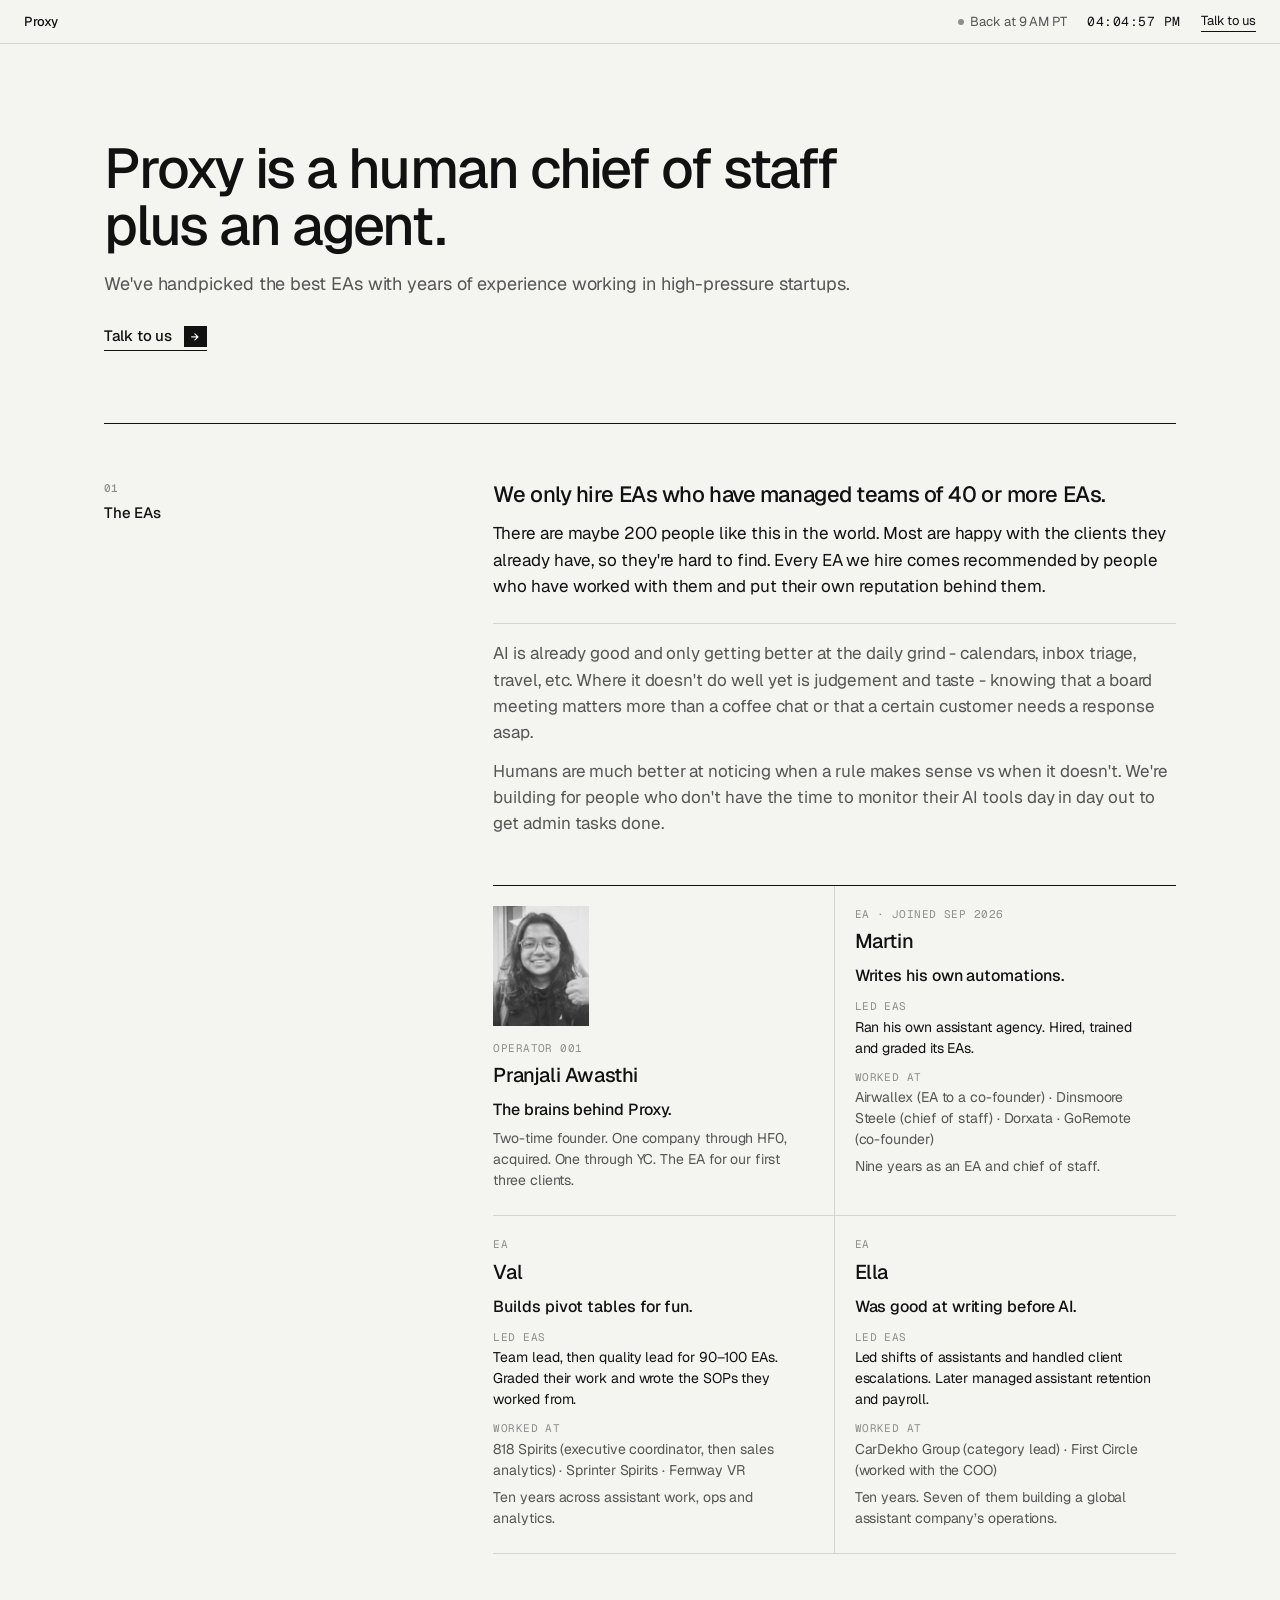
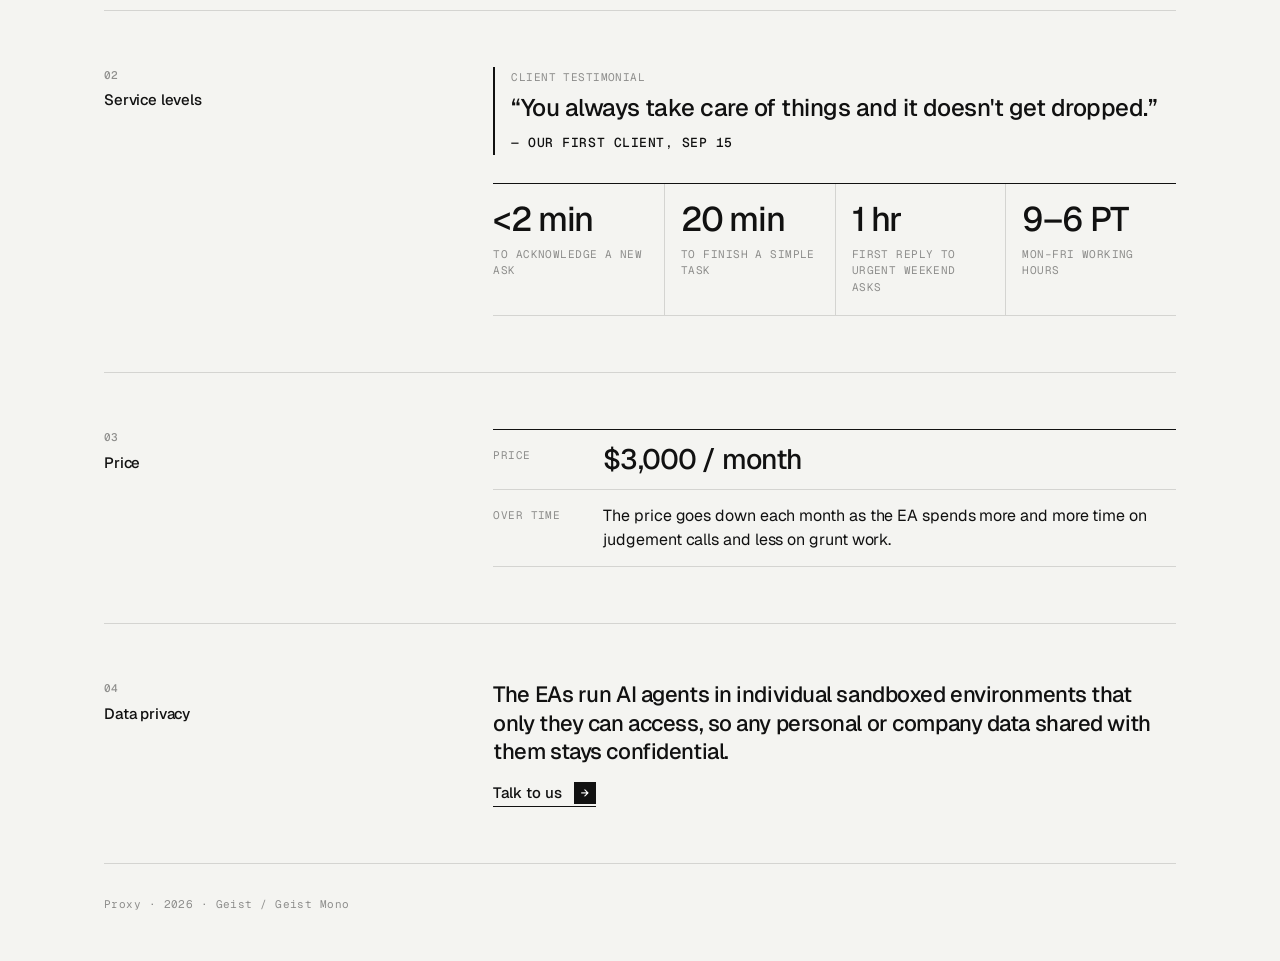
<file: index.html>
<!doctype html>
<html lang="en">
<head>
<meta charset="utf-8">
<meta name="viewport" content="width=device-width, initial-scale=1">
<title>Proxy</title>
<meta name="description" content="Proxy is a human chief of staff plus an agent.">
<link rel="preconnect" href="https://fonts.googleapis.com">
<link rel="preconnect" href="https://fonts.gstatic.com" crossorigin>
<link href="https://fonts.googleapis.com/css2?family=Geist:wght@400;500&family=Geist+Mono:wght@400;500&display=swap" rel="stylesheet">
<link rel="stylesheet" href="site.css?v=9">
</head>
<body>

<header class="bar">
  <a href="#top" class="wordmark">Proxy</a>
  <div class="bar-r">
    <span class="status" id="status"><i class="dot"></i><span id="status-text">EA online</span></span>
    <span id="clock" class="mono">00:00:00</span>
    <a href="mailto:pranjali@sabi.com?subject=Proxy" class="bar-cta">Talk to us</a>
  </div>
</header>

<main id="top">

  <section class="hero">
    <div class="hero-text">
      <h1>Proxy is a human chief of staff plus an agent.</h1>
      <p class="sub">We've handpicked the best EAs with years of experience working in high-pressure startups.</p>
      <a href="mailto:pranjali@sabi.com?subject=Proxy" class="cta">Talk to us <span class="arrow mono">→</span></a>
    </div>
  </section>

  <section class="q">
    <h2 class="q-label"><span class="mono">01</span>The EAs</h2>
    <div class="q-body">
      <div class="bar-hire">
        <p class="big">We only hire EAs who have managed teams of 40 or more EAs.</p>
        <p>There are maybe 200 people like this in the world. Most are happy with the clients they already have, so they're hard to find. Every EA we hire comes recommended by people who have worked with them and put their own reputation behind them.</p>
      </div>
      <div class="why">
        <p>AI is already good and only getting better at the daily grind - calendars, inbox triage, travel, etc. Where it doesn't do well yet is judgement and taste - knowing that a board meeting matters more than a coffee chat or that a certain customer needs a response asap.</p>
        <p>Humans are much better at noticing when a rule makes sense vs when it doesn't. We're building for people who don't have the time to monitor their AI tools day in day out to get admin tasks done.</p>
      </div>
      <div class="people">
        <article class="person">
          <img src="assets/operator.jpg?v=3" alt="Pranjali Awasthi" width="240" height="300">
          <p class="meta mono">Operator 001</p>
          <h3>Pranjali Awasthi</h3>
          <p class="power">The brains behind Proxy.</p>
          <p class="line">Two-time founder. One company through HF0, acquired. One through YC. The EA for our first three clients.</p>
        </article>
        <article class="person">
          <p class="meta mono">EA · joined Sep 2026</p>
          <h3>Martin</h3>
          <p class="power">Writes his own automations.</p>
          <p class="led"><span class="mono">Led EAs</span>Ran his own assistant agency. Hired, trained and graded its EAs.</p>
          <p class="worked"><span class="mono">Worked at</span>Airwallex (EA to a co-founder) · Dinsmoore Steele (chief of staff) · Dorxata · GoRemote (co-founder)</p>
          <p class="line">Nine years as an EA and chief of staff.</p>
        </article>
        <article class="person">
          <p class="meta mono">EA</p>
          <h3>Val</h3>
          <p class="power">Builds pivot tables for fun.</p>
          <p class="led"><span class="mono">Led EAs</span>Team lead, then quality lead for 90–100 EAs. Graded their work and wrote the SOPs they worked from.</p>
          <p class="worked"><span class="mono">Worked at</span>818 Spirits (executive coordinator, then sales analytics) · Sprinter Spirits · Fernway VR</p>
          <p class="line">Ten years across assistant work, ops and analytics.</p>
        </article>
        <article class="person">
          <p class="meta mono">EA</p>
          <h3>Ella</h3>
          <p class="power">Was good at writing before AI.</p>
          <p class="led"><span class="mono">Led EAs</span>Led shifts of assistants and handled client escalations. Later managed assistant retention and payroll.</p>
          <p class="worked"><span class="mono">Worked at</span>CarDekho Group (category lead) · First Circle (worked with the COO)</p>
          <p class="line">Ten years. Seven of them building a global assistant company’s operations.</p>
        </article>
      </div>
    </div>
  </section>

  <section class="q">
    <h2 class="q-label"><span class="mono">02</span>Service levels</h2>
    <div class="q-body">
      <blockquote class="testimonial">
        <span class="tag mono">Client testimonial</span>
        <p>“You always take care of things and it doesn't get dropped.”</p>
        <cite class="mono">— Our first client, Sep 15</cite>
      </blockquote>
      <div class="sla">
        <div><p class="sla-n">&lt;2 min</p><p class="sla-l mono">To acknowledge a new ask</p></div>
        <div><p class="sla-n">20 min</p><p class="sla-l mono">To finish a simple task</p></div>
        <div><p class="sla-n">1 hr</p><p class="sla-l mono">First reply to urgent weekend asks</p></div>
        <div><p class="sla-n">9–6 PT</p><p class="sla-l mono">Mon–Fri working hours</p></div>
      </div>
    </div>
  </section>

  <section class="q">
    <h2 class="q-label"><span class="mono">03</span>Price</h2>
    <div class="q-body">
      <dl class="terms">
        <dt class="mono">Price</dt><dd class="price">$3,000 / month</dd>
        <dt class="mono">Over time</dt><dd>The price goes down each month as the EA spends more and more time on judgement calls and less on grunt work.</dd>
      </dl>
    </div>
  </section>

  <section class="q">
    <h2 class="q-label"><span class="mono">04</span>Data privacy</h2>
    <div class="q-body">
      <p class="big">The EAs run AI agents in individual sandboxed environments that only they can access, so any personal or company data shared with them stays confidential.</p>
      <a href="mailto:pranjali@sabi.com?subject=Proxy" class="cta">Talk to us <span class="arrow mono">→</span></a>
    </div>
  </section>

</main>

<footer class="colophon mono">Proxy · 2026 · Geist / Geist Mono</footer>

<script src="site.js?v=4"></script>
</body>
</html>
</file>
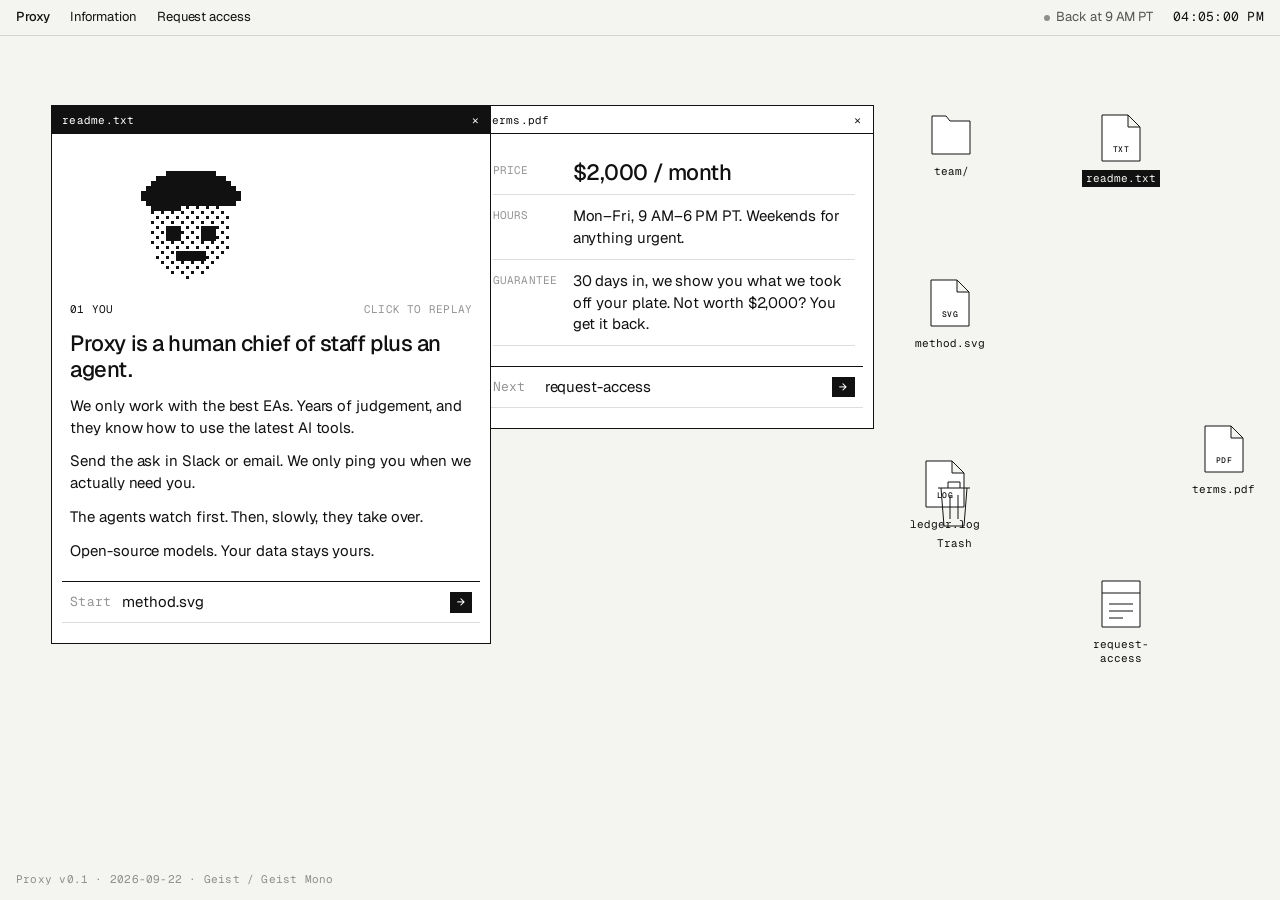
<file: archive/desktop/index.html>
<!doctype html>
<html lang="en">
<head>
<meta charset="utf-8">
<meta name="viewport" content="width=device-width, initial-scale=1">
<title>Proxy</title>
<meta name="description" content="Proxy is a human chief of staff plus an agent.">
<link rel="preconnect" href="https://fonts.googleapis.com">
<link rel="preconnect" href="https://fonts.gstatic.com" crossorigin>
<link href="https://fonts.googleapis.com/css2?family=Geist:wght@400;500&family=Geist+Mono:wght@400;500&display=swap" rel="stylesheet">
<link rel="stylesheet" href="styles.css?v=1790466458">
</head>
<body>

<header class="bar">
  <div class="bar-l">
    <a href="#" class="wordmark" data-open="readme">Proxy</a>
    <a href="#" data-open="readme">Information</a>
    <a href="#" data-open="access">Request access</a>
  </div>
  <div class="bar-r">
    <span class="status" id="status"><i class="dot"></i><span id="status-text">EA online</span></span>
    <span id="clock" class="mono">00:00:00</span>
  </div>
</header>

<main class="desk" id="desk">

  <!-- Icons -->
  <button class="icon" data-open="readme"  style="--x:84%;--y:9%"><svg viewBox="0 0 40 48"><path d="M1 1h26l12 12v34H1z M27 1v12h12"/><text x="20" y="38">TXT</text></svg><span>readme.txt</span></button>
  <button class="icon" data-open="method"  style="--x:92%;--y:9%"><svg viewBox="0 0 40 48"><path d="M1 1h26l12 12v34H1z M27 1v12h12"/><text x="20" y="38">SVG</text></svg><span>method.svg</span></button>
  <button class="icon" data-open="ledger"  style="--x:84%;--y:27%"><svg viewBox="0 0 40 48"><path d="M1 1h26l12 12v34H1z M27 1v12h12"/><text x="20" y="38">LOG</text></svg><span>ledger.log</span></button>
  <button class="icon" data-open="team" style="--x:84%;--y:45%"><svg viewBox="0 0 40 48"><path d="M1 9h14l4 5h20v33H1z"/></svg><span>team/</span></button>
  <button class="icon" data-open="terms"   style="--x:92%;--y:45%"><svg viewBox="0 0 40 48"><path d="M1 1h26l12 12v34H1z M27 1v12h12"/><text x="20" y="38">PDF</text></svg><span>terms.pdf</span></button>
  <button class="icon" data-open="access"  style="--x:84%;--y:63%"><svg viewBox="0 0 40 48"><path d="M1 1h38v46H1z M1 13h38"/><path d="M8 24h24 M8 31h24 M8 38h14"/></svg><span>request-access</span></button>
  <button class="icon trash" data-open="trash" style="--x:92%;--y:82%"><svg viewBox="0 0 40 48"><path d="M4 9h32 M14 9V3h12v6 M7 9l3 38h20l3-38 M16 16v24 M24 16v24"/></svg><span>Trash</span></button>

  <!-- readme.txt -->
  <section class="win" id="readme" data-x="4%" data-y="8%" style="--w:440px">
    <header class="win-bar"><span>readme.txt</span><button class="close" aria-label="Close">✕</button></header>
    <div class="win-body">
      <figure class="story" aria-label="You leave. Your EA steps into your outline. An agent learns from them.">
        <canvas id="story"></canvas>
        <figcaption class="story-cap mono"><span id="story-step">01 You</span><button type="button" class="story-hint" id="story-replay">Click to replay</button></figcaption>
      </figure>
      <p class="lede">Proxy is a human chief of staff plus an agent.</p>
      <p>We only work with the best EAs. Years of judgement, and they know how to use the latest AI tools.</p>
      <p>Send the ask in Slack or email. We only ping you when we actually need you.</p>
      <p>The agents watch first. Then, slowly, they take over.</p>
      <p>Open-source models. Your data stays yours.</p>
      <a href="#" class="next primary" data-open="method"><span class="mono">Start</span><span>method.svg</span><span class="mono">→</span></a>
    </div>
  </section>

  <!-- method.svg -->
  <section class="win" id="method" data-x="18%" data-y="14%" style="--w:660px" hidden>
    <header class="win-bar"><span>method.svg</span><button class="close" aria-label="Close">✕</button></header>
    <div class="win-body">
      <figure>
        <svg class="fig" viewBox="0 0 600 92" role="img" aria-label="An agency trains an EA and hands them to the client. What they learn leaves with them.">
          <text x="0" y="12" class="m">AGENCY</text>
          <rect x="1" y="24" width="150" height="40" class="faint"/><text x="76" y="49" class="c f">Trains an EA</text>
          <rect x="225" y="24" width="150" height="40" class="faint"/><text x="300" y="49" class="c f">Your EA</text>
          <rect x="449" y="24" width="150" height="40" class="faint"/><text x="524" y="49" class="c f">Client</text>
          <path d="M151 44H225 M375 44H449" class="faint"/><path d="M217 40l8 4-8 4 M441 40l8 4-8 4" class="faint head"/>
          <text x="0" y="84" class="m">WHAT THEY LEARN LEAVES WITH THEM</text>

        </svg>
        <div class="proxy-text">
          <p class="mono">Proxy</p>
          <p>You (the client) get a view to track every task.</p>
          <p>Your EA brings years of judgement and works in software we build.</p>
          <p>Agents learn from your EA as they work.</p>
          <p class="mono">What they learn stays</p>
        </div>
        <figcaption><span class="mono">Fig. 1</span> Agencies vs Proxy.</figcaption>
      </figure>
      <figure class="share">
        <svg class="fig" viewBox="0 0 600 60" role="img" aria-label="At the start your EA does almost all the work. Over time the agents' share grows and the EA's shrinks.">
          <text x="0" y="12" class="m">YOUR EA</text>
          <text x="600" y="12" class="m r" style="fill:var(--ink)">AGENTS</text>
          <rect id="share-ea" x="0.5" y="22.5" width="539" height="9"/>
          <rect id="share-ag" x="540" y="22" width="60" height="10" class="fill"/>
          <path d="M0 44H600" class="rule"/>
          <text id="share-when" x="300" y="58" class="m c" style="fill:var(--ink)">START</text>
        </svg>
        <figcaption><span class="mono">Fig. 2</span> Who does the work.</figcaption>
      </figure>
      <a href="#" class="next" data-open="ledger"><span class="mono">Next</span><span>ledger.log</span><span class="mono">→</span></a>
    </div>
  </section>

  <!-- operator.cv -->
  <section class="win" id="operator" data-x="44%" data-y="10%" style="--w:520px" hidden>
    <header class="win-bar"><span>team/operator-001.cv</span><button class="close" aria-label="Close">✕</button></header>
    <div class="win-body cv">
      <img src="assets/operator.jpg?v=3" alt="Pranjali Awasthi" width="240" height="300">
      <div>
        <p class="meta mono">Operator 001</p>
        <p class="lede">Pranjali Awasthi</p>
        <p>For our first three customers, your EA is me.</p>
        <dl class="mono">
          <dt class="power">Superpower</dt><dd class="power">The brains behind Proxy.</dd>
          <dt>Experience</dt><dd>Two-time founder.</dd>
          <dt>Before</dt><dd>One company through HF0, acquired. One through YC.</dd>
        </dl>
      </div>
    </div>
    <div class="win-foot">
      <a href="#" class="next" data-open="martin"><span class="mono">Next</span><span>martin.cv</span><span class="mono">→</span></a>
    </div>
  </section>

  <!-- ledger.log -->
  <section class="win" id="ledger" data-x="30%" data-y="30%" style="--w:620px" hidden>
    <header class="win-bar"><span>ledger.log</span><button class="close" aria-label="Close">✕</button></header>
    <div class="win-body">
      <blockquote class="testimonial"><span class="tag mono">Client testimonial</span><p>“You always take care of things and it doesn't get dropped.”</p><cite class="mono">— Our first client, Sep 15</cite></blockquote>
      <p class="tasks-title">Things we've done for our clients</p>
      <ol class="tasks">
        <li class="task"><span class="task-date mono">09-10</span><div><span class="ask">An onsite that started as one invite and ended as six moving parts.</span><button class="depth mono" aria-expanded="false" aria-controls="steps-0">6 steps</button><ol class="steps" id="steps-0" hidden><li>Add a second candidate to the same onsite.</li><li>Confirm an NDA was in place. It already was.</li><li>Extend both candidates to 4:30. One asked to start earlier to beat traffic.</li><li>Book three rooms at a coworking space. Found who had access.</li><li>Slot a 30 min side meeting for the founder.</li><li>Update every invite with individual agendas.</li></ol></div></li>
        <li class="task"><span class="task-date mono">09-14</span><div><span class="ask">Got five busy people in one room before one of them left for Europe.</span><button class="depth mono" aria-expanded="false" aria-controls="steps-1">8 steps</button><ol class="steps" id="steps-1" hidden><li>Founder out most of the afternoon. One attendee flying to Europe in two days.</li><li>Spotted all five already booked together at 6:30.</li><li>Asked the founder if that meeting could move. Yes.</li><li>Asked its owner to start 30 min earlier. Explained why.</li><li>No reply in 45 min. Nudged once, then gave him an easy out.</li><li>He moved it. Booked 7 PM in person.</li><li>Pulled in the fifth person despite a conflict.</li><li>Attendee warned it could run two hours. Checked with the founder and held the slot.</li></ol></div></li>
        <li class="task"><span class="task-date mono">09-15</span><div><span class="ask">Booked a candidate 14 hours ahead without asking them to take a 5 AM call.</span><button class="depth mono" aria-expanded="false" aria-controls="steps-2">5 steps</button><ol class="steps" id="steps-2" hidden><li>The only slot the candidate offered was 11 PM their time.</li><li>Proposed a founder evening instead. Candidate agreed.</li><li>Founder's evening filled up. Offered 3 PM and said plainly it was 5 AM for them.</li><li>Recruiter declined for the candidate's sake.</li><li>Asked the founder for a one-off early start. Booked 8:30 AM PT.</li></ol></div></li>
        <li class="task"><span class="task-date mono">09-16</span><div><span class="ask">Three vendors, two countries, one customs hold. Still on it.</span><button class="depth mono" aria-expanded="false" aria-controls="steps-3">7 steps</button><ol class="steps" id="steps-3" hidden><li>Last month: sourced a vendor to make notebooks for a conference.</li><li>This month: a last-minute call to send them to a second one.</li><li>Original vendor couldn't meet the new timeline.</li><li>Found a second vendor who could. Tracked it against the deadline.</li><li>Shipped to Florida and Canada. Looked done.</li><li>Canada shipment stuck at customs. The vendor couldn't clear it.</li><li>Found a vendor who ships to Canada. Then they ran out of stock. Still on it.</li></ol></div></li>
      </ol>
      <a href="#" class="next" data-open="team"><span class="mono">Next</span><span>team/</span><span class="mono">→</span></a>
    </div>
  </section>

  <!-- team/ -->
  <section class="win folder" id="team" data-x="40%" data-y="12%" style="--w:460px" hidden>
    <header class="win-bar"><span>team</span><button class="close" aria-label="Close">✕</button></header>
    <div class="finder-bar"><span class="mono">‹ ›</span><span>team</span><span class="mono" id="item-count">4 items</span></div>
    <div class="win-body">
      <div class="finder">
        <a href="#" data-open="operator" class="finder-item"><span class="thumb"><img src="assets/operator.jpg?v=3" alt=""></span><span>operator-001.cv</span></a>
        <a href="#" data-open="martin" class="finder-item"><svg viewBox="0 0 40 48"><path d="M1 1h26l12 12v34H1z M27 1v12h12"/><text x="20" y="38">CV</text></svg><span>martin.cv</span></a>
        <a href="#" data-open="nova" class="finder-item"><svg viewBox="0 0 40 48"><path d="M1 1h26l12 12v34H1z M27 1v12h12"/><text x="20" y="38">CV</text></svg><span>nova.cv</span></a>
        <a href="#" data-open="kai" class="finder-item"><svg viewBox="0 0 40 48"><path d="M1 1h26l12 12v34H1z M27 1v12h12"/><text x="20" y="38">CV</text></svg><span>kai.cv</span></a>
        <a href="#" data-open="emily" class="finder-item draft"><svg viewBox="0 0 40 48"><path d="M1 1h26l12 12v34H1z M27 1v12h12"/><text x="20" y="38">CV</text></svg><span>emily.cv</span></a>
        <a href="#" data-open="michelle" class="finder-item draft"><svg viewBox="0 0 40 48"><path d="M1 1h26l12 12v34H1z M27 1v12h12"/><text x="20" y="38">CV</text></svg><span>michelle.cv</span></a>
      </div>
      <p class="meta mono">Names withheld until you're matched</p>
      <p>We hire the best, not the most. Our EAs have close to a decade of judgement each, have led teams of up to 100 assistants, and use the latest AI tools to move faster.</p>
      <a href="#" class="next" data-open="operator"><span class="mono">Next</span><span>operator-001.cv</span><span class="mono">→</span></a>
    </div>
  </section>

  <!-- team/martin.cv -->
  <section class="win" id="martin" data-x="46%" data-y="16%" style="--w:520px" hidden>
    <header class="win-bar"><span>team/martin.cv</span><button class="close" aria-label="Close">✕</button></header>
    <div class="win-body cv no-photo">
      <div>
        <p class="meta mono">EA · joined Sep 2026</p>
        <p class="lede">Martin</p>
        <dl class="mono">
          <dt class="power">Superpower</dt><dd class="power">Writes his own automations.</dd>
          <dt>Experience</dt><dd>9 years. EA and chief of staff.</dd>
          <dt>Before</dt><dd>Co-founded an assistant agency. Most recently EA to a fintech unicorn co-founder.</dd>
        </dl>
      </div>
    </div>
    <div class="win-foot">
      <a href="#" class="next" data-open="nova"><span class="mono">Next</span><span>nova.cv</span><span class="mono">→</span></a>
    </div>
  </section>

  <!-- team/nova.cv -->
  <section class="win" id="nova" data-x="50%" data-y="22%" style="--w:520px" hidden>
    <header class="win-bar"><span>team/nova.cv</span><button class="close" aria-label="Close">✕</button></header>
    <div class="win-body cv no-photo">
      <div>
        <p class="meta mono">EA</p>
        <p class="lede">Nova</p>
        <dl class="mono">
          <dt class="power">Superpower</dt><dd class="power">Builds pivot tables for fun.</dd>
          <dt>Experience</dt><dd>10 years. EA, quality lead, then sales analytics.</dd>
          <dt>Before</dt><dd>Quality lead for 90–100 EAs. Wrote the SOPs they worked from.</dd>
        </dl>
      </div>
    </div>
    <div class="win-foot">
      <a href="#" class="next" data-open="kai"><span class="mono">Next</span><span>kai.cv</span><span class="mono">→</span></a>
    </div>
  </section>

  <!-- team/kai.cv -->
  <section class="win" id="kai" data-x="54%" data-y="28%" style="--w:520px" hidden>
    <header class="win-bar"><span>team/kai.cv</span><button class="close" aria-label="Close">✕</button></header>
    <div class="win-body cv no-photo">
      <div>
        <p class="meta mono">EA</p>
        <p class="lede">Kai</p>
        <dl class="mono">
          <dt class="power">Superpower</dt><dd class="power">Was good at writing before AI came around.</dd>
          <dt>Experience</dt><dd>10 years. EA, then operations and product.</dd>
          <dt>Before</dt><dd>Seven years at a global assistant company. Built a 24/7 remote unit and its dedicated-assistant product.</dd>
        </dl>
      </div>
    </div>
    <div class="win-foot">
      <a href="#" class="next" data-open="terms"><span class="mono">Next</span><span>terms.pdf</span><span class="mono">→</span></a>
    </div>
  </section>

  <!-- team/emily.cv -->
  <section class="win draft" id="emily" data-x="54%" data-y="28%" style="--w:520px" hidden>
    <header class="win-bar"><span>team/emily.cv</span><button class="close" aria-label="Close">✕</button></header>
    <div class="win-body cv no-photo">
      <div>
        <p class="draft-stamp mono">Draft · replace with real details before launch</p>
        <p class="meta mono">EA · Draft</p>
        <p class="lede">Emily</p>
        <p>[One-line summary, e.g. years as an EA and to whom.]</p>
        <dl class="mono">
          <dt>Before</dt><dd>[Company or type of company, and role.]</dd>
          <dt>Led</dt><dd>[Team size she managed, if any.]</dd>
          <dt>Known for</dt><dd>[One concrete thing founders valued.]</dd>
        </dl>
      </div>
    </div>
    <div class="win-foot">
      <a href="#" class="next" data-open="michelle"><span class="mono">Next</span><span>michelle.cv</span><span class="mono">→</span></a>
    </div>
  </section>

  <!-- team/michelle.cv -->
  <section class="win draft" id="michelle" data-x="58%" data-y="34%" style="--w:520px" hidden>
    <header class="win-bar"><span>team/michelle.cv</span><button class="close" aria-label="Close">✕</button></header>
    <div class="win-body cv no-photo">
      <div>
        <p class="draft-stamp mono">Draft · replace with real details before launch</p>
        <p class="meta mono">EA · Draft</p>
        <p class="lede">Michelle</p>
        <p>[One-line summary, e.g. years as an EA and to whom.]</p>
        <dl class="mono">
          <dt>Before</dt><dd>[Company or type of company, and role.]</dd>
          <dt>Led</dt><dd>[Team size she managed, if any.]</dd>
          <dt>Known for</dt><dd>[One concrete thing founders valued.]</dd>
        </dl>
      </div>
    </div>
    <div class="win-foot">
      <a href="#" class="next" data-open="terms"><span class="mono">Next</span><span>terms.pdf</span><span class="mono">→</span></a>
    </div>
  </section>

  <!-- terms.pdf -->
  <section class="win" id="terms" data-x="37%" data-y="8%" style="--w:400px" hidden>
    <header class="win-bar"><span>terms.pdf</span><button class="close" aria-label="Close">✕</button></header>
    <div class="win-body">
      <dl class="terms">
        <dt class="mono">Price</dt><dd>$2,000 / month</dd>
        <dt class="mono">Hours</dt><dd>Mon–Fri, 9 AM–6 PM PT. Weekends for anything urgent.</dd>
        <dt class="mono">Guarantee</dt><dd>30 days in, we show you what we took off your plate. Not worth $2,000? You get it back.</dd>
      </dl>
      <a href="#" class="next primary" data-open="access"><span class="mono">Next</span><span>request-access</span><span class="mono">→</span></a>
    </div>
  </section>

  <!-- request-access -->
  <section class="win" id="access" data-x="60%" data-y="18%" style="--w:400px" hidden>
    <header class="win-bar"><span>request-access</span><button class="close" aria-label="Close">✕</button></header>
    <div class="win-body">
      <form id="access-form">
        <label><span class="mono">Name</span><input name="name" required autocomplete="name"></label>
        <label><span class="mono">Work email</span><input name="email" type="email" required autocomplete="email"></label>
        <label><span class="mono">Company</span><input name="company" autocomplete="organization"></label>
        <label><span class="mono">First thing you'd hand off</span><textarea name="handoff" rows="3"></textarea></label>
        <button type="submit" class="submit">Request access →</button>
        <p class="meta mono" id="form-note"></p>
      </form>
    </div>
  </section>

  <!-- Trash -->
  <section class="win" id="trash" data-x="62%" data-y="52%" style="--w:340px" hidden>
    <header class="win-bar"><span>Trash</span><button class="close" aria-label="Close">✕</button></header>
    <div class="win-body">
      <p class="meta mono">Stuff you won't do again</p>
      <ul class="trashlist">
        <li>Chasing a reply</li>
        <li>Rescheduling for the third time</li>
        <li>Converting time zones</li>
        <li>Booking conference rooms</li>
        <li>Filing receipts</li>
        <li>“Does this time work?”</li>
      </ul>
      <a href="#" class="next primary" data-open="access"><span class="mono">Next</span><span>request-access</span><span class="mono">→</span></a>
    </div>
  </section>

  <p class="colophon mono">Proxy v0.1 · 2026-09-22 · Geist / Geist Mono</p>
</main>

<script src="story.js?v=1790316668"></script>
<script src="app.js?v=1790466337"></script>
</body>
</html>
</file>
<file: site.css>
:root {
  --bg: #f4f4f1;
  --paper: #ffffff;
  --ink: #111111;
  --ink-2: rgba(17, 17, 17, 0.7);
  --ink-3: rgba(17, 17, 17, 0.45);
  --rule: rgba(17, 17, 17, 0.14);
  --live: #2f9e5b;
  --sans: "Geist", "Helvetica Neue", Helvetica, Arial, sans-serif;
  --mono: "Geist Mono", ui-monospace, "SF Mono", Menlo, monospace;
  --bar-h: 44px;
  --gutter: 24px;
  color-scheme: light;
}
@media (prefers-color-scheme: dark) {
  :root:not([data-theme="light"]) {
    --bg: #0e0e0e; --paper: #161616; --ink: #ededea;
    --ink-2: rgba(237, 237, 234, 0.7); --ink-3: rgba(237, 237, 234, 0.45);
    --rule: rgba(237, 237, 234, 0.16); color-scheme: dark;
  }
}
:root[data-theme="dark"] {
  --bg: #0e0e0e; --paper: #161616; --ink: #ededea;
  --ink-2: rgba(237, 237, 234, 0.7); --ink-3: rgba(237, 237, 234, 0.45);
  --rule: rgba(237, 237, 234, 0.16); color-scheme: dark;
}

* { box-sizing: border-box; margin: 0; padding: 0; }
html { scroll-behavior: smooth; scroll-padding-top: calc(var(--bar-h) + 16px); }
body { background: var(--bg); color: var(--ink); font: 400 16px/1.5 var(--sans); letter-spacing: -0.005em; -webkit-font-smoothing: antialiased; }
a { color: inherit; text-decoration: none; }
button { font: inherit; color: inherit; background: none; border: 0; cursor: pointer; }
.mono { font-family: var(--mono); font-size: 11px; letter-spacing: 0.04em; }
:focus-visible { outline: 1px solid var(--ink); outline-offset: 3px; }

/* Bar */
.bar {
  position: sticky; top: 0; z-index: 10; height: var(--bar-h);
  display: flex; justify-content: space-between; align-items: center;
  padding: 0 var(--gutter); background: var(--bg); border-bottom: 1px solid var(--rule); font-size: 13px;
}
.wordmark { font-weight: 500; }
.bar-r { display: flex; align-items: center; gap: 20px; }
.status { display: flex; align-items: center; gap: 6px; color: var(--ink-2); }
.dot { width: 6px; height: 6px; border-radius: 50%; background: var(--live); animation: pulse 2.4s ease-in-out infinite; }
.status.off .dot { background: var(--ink-3); animation: none; }
@keyframes pulse { 50% { opacity: 0.35; } }
#clock { font-size: 13px; font-variant-numeric: tabular-nums; }
.bar-cta { border-bottom: 1px solid var(--ink); }

main { max-width: 1120px; margin: 0 auto; padding: 0 var(--gutter); }

/* Hero */
.hero { padding: 96px 0 72px; border-bottom: 1px solid var(--ink); }
.hero-text { max-width: 820px; }
h1 { font-size: clamp(34px, 5vw, 56px); line-height: 1.02; letter-spacing: -0.035em; font-weight: 500; }
.sub { margin-top: 16px; font-size: 18px; color: var(--ink-2); }
.cta, .submit {
  display: inline-flex; align-items: center; gap: 12px; margin-top: 28px;
  font-size: 15px; font-weight: 500; border-bottom: 1px solid var(--ink); padding-bottom: 2px;
}
.arrow { display: inline-block; padding: 1px 7px; background: var(--ink); color: var(--paper); font-size: 13px; }
.cta:hover .arrow, .submit:hover .arrow { transform: translateX(3px); transition: transform 0.15s; }

/* Question sections */
.q { display: grid; grid-template-columns: 4fr 8fr; gap: 48px; padding: 56px 0; border-bottom: 1px solid var(--rule); }
.q-label { font-size: 15px; font-weight: 500; letter-spacing: -0.01em; position: sticky; top: calc(var(--bar-h) + 24px); align-self: start; }
.q-label .mono { display: block; color: var(--ink-3); margin-bottom: 6px; }
.q-body > * + * { margin-top: 16px; }
.big { font-size: 22px; line-height: 1.3; letter-spacing: -0.02em; font-weight: 500; }
.meta { color: var(--ink-3); text-transform: uppercase; }

.steps-3 { list-style: none; border-top: 1px solid var(--ink); }
.steps-3 li { display: grid; grid-template-columns: 44px 1fr; padding: 12px 0; border-bottom: 1px solid var(--rule); font-size: 17px; }
.steps-3 .mono { color: var(--ink-3); line-height: 2.2; }

/* Share figure */
.share { margin-top: 28px; }
.fig { width: 100%; height: auto; display: block; overflow: visible; }
.fig rect { fill: none; stroke: var(--ink); stroke-width: 1; vector-effect: non-scaling-stroke; }
.fig .fill { fill: var(--ink); }
.fig text.m { font: 9.5px var(--mono); letter-spacing: 0.06em; fill: var(--ink-3); }
.fig text.strong { fill: var(--ink); }
.fig text.c { text-anchor: middle; }
.fig text.r { text-anchor: end; }
.share figcaption { margin-top: 8px; color: var(--ink-3); text-transform: uppercase; }

/* Testimonial + tasks */
.testimonial { border-left: 2px solid var(--ink); padding: 2px 0 2px 16px; }
.testimonial .tag { display: block; margin-bottom: 8px; text-transform: uppercase; color: var(--ink-3); }
.testimonial p { font-size: 24px; line-height: 1.25; letter-spacing: -0.02em; font-weight: 500; }
.testimonial cite { display: block; margin-top: 10px; font-style: normal; font-size: 13px; font-weight: 500; text-transform: uppercase; }
.list-title { font-size: 17px; font-weight: 500; margin-top: 36px !important; }
.tasks { list-style: none; border-top: 1px solid var(--ink); }
.task { display: grid; grid-template-columns: 56px 1fr; gap: 10px; padding: 14px 0; border-bottom: 1px solid var(--rule); }
.task-date { color: var(--ink-3); line-height: 2; }
.ask { display: block; font-size: 16px; }
.depth { margin-top: 8px; padding: 1px 6px; border: 1px solid var(--ink); font-size: 10.5px; text-transform: uppercase; }
.depth::after { content: " +"; }
.depth[aria-expanded="true"] { background: var(--ink); color: var(--paper); }
.depth[aria-expanded="true"]::after { content: " −"; }
.steps { margin: 10px 0 2px; list-style: none; counter-reset: s; border-left: 1px solid var(--ink); }
.steps li { counter-increment: s; display: grid; grid-template-columns: 28px 1fr; padding: 3px 0 3px 10px; font-size: 14px; color: var(--ink-2); }
.steps li::before { content: counter(s, decimal-leading-zero); font: 10.5px/1.9 var(--mono); color: var(--ink-3); }
.steps li:last-child { color: var(--ink); }

/* People */
.people { display: grid; grid-template-columns: repeat(2, 1fr); gap: 0; border-top: 1px solid var(--ink); margin-top: 28px !important; }
.person { padding: 20px 20px 24px 0; border-bottom: 1px solid var(--rule); }
.person:nth-child(odd) { border-right: 1px solid var(--rule); }
.person:nth-child(even) { padding-left: 20px; }
.person img { width: 96px; height: 120px; object-fit: cover; object-position: 50% 40%; filter: grayscale(1) contrast(1.08); display: block; margin-bottom: 14px; }
.person h3 { font-size: 20px; font-weight: 500; letter-spacing: -0.02em; margin: 4px 0 8px; }
.person .power { font-weight: 500; }
.person .line { margin-top: 6px; font-size: 14px; color: var(--ink-2); }

/* Versus */
.versus { display: grid; grid-template-columns: 1fr 1fr; border-top: 1px solid var(--ink); }
.side { padding: 18px 20px 20px 0; }
.side + .side { padding-left: 20px; border-left: 1px solid var(--rule); }
.side > * + * { margin-top: 10px; }
.side p:not(.mono) { font-size: 17px; }
.side .mono:last-child { text-transform: uppercase; }
.side.faint { color: var(--ink-3); }

/* Terms */
.terms { display: grid; grid-template-columns: 110px 1fr; border-top: 1px solid var(--ink); }
.terms dt, .terms dd { padding: 14px 0; border-bottom: 1px solid var(--rule); }
.terms dt { color: var(--ink-3); text-transform: uppercase; line-height: 2; }
.terms .price { font-size: 28px; font-weight: 500; letter-spacing: -0.03em; line-height: 1.1; }

/* Form */
form { max-width: 520px; }
form label { display: block; }
form label + label { margin-top: 18px; }
form label span { display: block; color: var(--ink-3); text-transform: uppercase; margin-bottom: 4px; }
input, textarea {
  width: 100%; font: 17px var(--sans); color: var(--ink); background: transparent;
  border: 0; border-bottom: 1px solid var(--ink); padding: 6px 0; border-radius: 0; resize: vertical;
}
input:focus, textarea:focus { outline: none; border-bottom-width: 2px; }
.submit:disabled { opacity: 0.5; cursor: default; }
#form-note { margin-top: 12px; }

.colophon { max-width: 1120px; margin: 0 auto; padding: 32px var(--gutter) 48px; color: var(--ink-3); }

/* Phone */
@media (max-width: 760px) {
  :root { --gutter: 16px; }
  .status, #clock { display: none; }
  .hero { grid-template-columns: 1fr; gap: 28px; padding: 40px 0 44px; }
  .q { grid-template-columns: 1fr; gap: 16px; padding: 40px 0; }
  .q-label { position: static; }
  .big { font-size: 19px; }
  .testimonial p { font-size: 20px; }
  .people, .versus { grid-template-columns: 1fr; }
  .person, .person:nth-child(even) { padding: 18px 0 20px; border-right: 0; }
  .side + .side { padding-left: 0; border-left: 0; border-top: 1px solid var(--rule); }
  .terms { grid-template-columns: 90px 1fr; }
}

@media (prefers-reduced-motion: reduce) {
  html { scroll-behavior: auto; }
  .dot { animation: none; }
}

/* People: led-EAs signal and past workplaces */
.person .led, .person .worked { margin-top: 10px; font-size: 14px; }
.person .led { color: var(--ink); }
.person .worked { color: var(--ink-2); }
.person .led .mono, .person .worked .mono { display: block; margin-bottom: 2px; text-transform: uppercase; color: var(--ink-3); }
.task p { font-size: 16px; line-height: 1.5; }
.why { padding-bottom: 20px; }
.why p { font-size: 17px; line-height: 1.55; color: var(--ink-2); }
.why p + p { margin-top: 12px; }

/* Service levels */
.sla { display: grid; grid-template-columns: repeat(4, 1fr); border-top: 1px solid var(--ink); margin-top: 28px !important; }
.sla > div { padding: 18px 16px 20px 0; border-bottom: 1px solid var(--rule); }
.sla > div + div { padding-left: 16px; border-left: 1px solid var(--rule); }
.sla-n { font-size: 34px; font-weight: 500; letter-spacing: -0.035em; line-height: 1; }
.sla-l { margin-top: 10px; color: var(--ink-3); text-transform: uppercase; line-height: 1.5; }
@media (max-width: 760px) {
  .sla { grid-template-columns: 1fr 1fr; }
  .sla > div:nth-child(3) { padding-left: 0; border-left: 0; }
}
.bar-hire { padding-bottom: 24px; margin-bottom: 4px; border-bottom: 1px solid var(--rule); }
.bar-hire p + p { margin-top: 12px; font-size: 17px; line-height: 1.55; }
</file>
<file: archive/desktop/styles.css>
:root {
  --bg: #f4f4f1;
  --paper: #ffffff;
  --ink: #111111;
  --ink-2: rgba(17, 17, 17, 0.7);
  --ink-3: rgba(17, 17, 17, 0.45);
  --rule: rgba(17, 17, 17, 0.14);
  --live: #2f9e5b;
  --sans: "Geist", "Helvetica Neue", Helvetica, Arial, sans-serif;
  --mono: "Geist Mono", ui-monospace, "SF Mono", Menlo, monospace;
  --bar-h: 36px;
  color-scheme: light;
}
@media (prefers-color-scheme: dark) {
  :root:not([data-theme="light"]) {
    --bg: #0e0e0e; --paper: #161616; --ink: #ededea;
    --ink-2: rgba(237, 237, 234, 0.7); --ink-3: rgba(237, 237, 234, 0.45);
    --rule: rgba(237, 237, 234, 0.16); color-scheme: dark;
  }
}
:root[data-theme="dark"] {
  --bg: #0e0e0e; --paper: #161616; --ink: #ededea;
  --ink-2: rgba(237, 237, 234, 0.7); --ink-3: rgba(237, 237, 234, 0.45);
  --rule: rgba(237, 237, 234, 0.16); color-scheme: dark;
}

* { box-sizing: border-box; margin: 0; padding: 0; }
html, body { height: 100%; }
body {
  background: var(--bg);
  color: var(--ink);
  font: 400 15px/1.45 var(--sans);
  letter-spacing: -0.005em;
  -webkit-font-smoothing: antialiased;
  overflow: hidden;
}
a { color: inherit; text-decoration: none; }
button { font: inherit; color: inherit; background: none; border: 0; cursor: pointer; }
.mono { font-family: var(--mono); font-size: 11px; letter-spacing: 0.02em; }

/* Top bar */
.bar {
  position: fixed; inset: 0 0 auto 0; height: var(--bar-h); z-index: 1000;
  display: flex; justify-content: space-between; align-items: center;
  padding: 0 16px; border-bottom: 1px solid var(--rule); background: var(--bg);
  font-size: 13px;
}
.bar-l, .bar-r { display: flex; gap: 20px; align-items: center; }
.bar a:hover { color: var(--ink-3); }
.wordmark { font-weight: 500; }
.status { display: flex; align-items: center; gap: 6px; color: var(--ink-2); }
.dot { width: 6px; height: 6px; border-radius: 50%; background: var(--live); animation: pulse 2.4s ease-in-out infinite; }
@keyframes pulse { 50% { opacity: 0.35; } }
#clock { font-size: 13px; font-variant-numeric: tabular-nums; }

/* Desktop */
.desk { position: fixed; inset: var(--bar-h) 0 0 0; }
.desk.grid::before {
  content: ""; position: absolute; inset: 0 16px; pointer-events: none;
  background: repeating-linear-gradient(90deg, rgba(255, 0, 0, 0.06) 0 calc((100% - 11 * 16px) / 12), transparent 0 calc((100% - 11 * 16px) / 12 + 16px));
}

.icon {
  position: absolute; left: var(--x); top: var(--y);
  width: 92px; display: flex; flex-direction: column; align-items: center; gap: 8px;
  touch-action: none; user-select: none;
}
.icon svg { width: 40px; height: 48px; overflow: visible; }
.icon svg path { fill: var(--paper); stroke: var(--ink); stroke-width: 1; vector-effect: non-scaling-stroke; }
.icon svg text { font: 500 8px var(--mono); fill: var(--ink); text-anchor: middle; letter-spacing: 0.04em; }
.icon span { font: 11px/1.2 var(--mono); padding: 2px 4px; text-align: center; }
.icon:hover span, .icon.active span { background: var(--ink); color: var(--bg); }
.icon.trash svg path { fill: none; }

.colophon { position: absolute; left: 16px; bottom: 12px; color: var(--ink-3); }

/* Windows */
.win {
  position: absolute; width: min(var(--w), calc(100vw - 32px));
  max-height: calc(100vh - var(--bar-h) - 32px);
  display: flex; flex-direction: column;
  background: var(--paper); border: 1px solid var(--ink);
}
.win[hidden] { display: none; }
.win-bar {
  display: flex; justify-content: space-between; align-items: center;
  height: 28px; padding: 0 4px 0 10px; border-bottom: 1px solid var(--ink);
  font: 11px var(--mono); letter-spacing: 0.02em; cursor: grab; touch-action: none; user-select: none;
}
.win.front .win-bar { background: var(--ink); color: var(--paper); }
.win-bar:active { cursor: grabbing; }
.close { width: 22px; height: 22px; font-size: 11px; }
.close:hover { opacity: 0.5; }
.win-body { padding: 16px 18px 20px; overflow: auto; }
.win-body > * + * { margin-top: 12px; }

.lede { font-size: 22px; line-height: 1.2; letter-spacing: -0.02em; font-weight: 500; }
.meta { color: var(--ink-3); text-transform: uppercase; }

/* Tour + next-file CTAs */
.tour { padding-top: 8px; }
.tour .meta { padding-bottom: 6px; border-bottom: 1px solid var(--ink); }
.tour a, .next, .files a {
  display: grid; grid-template-columns: 36px 1fr auto; align-items: baseline; gap: 8px;
  padding: 9px 8px; margin: 0 -8px; border-bottom: 1px solid var(--rule);
}
.tour a .mono:first-child, .next .mono:first-child { color: var(--ink-3); }
.tour a .mono:last-child, .next .mono:last-child { color: var(--ink-2); }
.tour a:hover, .next:hover, .files a:hover { background: var(--ink); color: var(--paper); }
.tour a:hover .mono, .next:hover .mono, .files a:hover .mono { color: var(--paper); }
.tour a.primary, .next.primary { background: var(--ink); color: var(--paper); border-bottom-color: var(--ink); }
.tour a.primary .mono, .next.primary .mono { color: var(--paper); }
.tour a.primary:hover, .next.primary:hover { opacity: 0.85; }
.next { margin-top: 20px; border-top: 1px solid var(--ink); grid-template-columns: 44px 1fr auto; }
.win-foot { padding: 0 18px 16px; }
.win-foot .next { margin-top: 0; }

/* team/ folder, Finder icon view */
.finder-bar {
  display: grid; grid-template-columns: 40px 1fr auto; align-items: center;
  height: 34px; padding: 0 12px; border-bottom: 1px solid var(--rule);
  font-size: 13px; font-weight: 500;
}
.finder-bar .mono { color: var(--ink-3); font-weight: 400; }
.finder { display: grid; grid-template-columns: repeat(auto-fill, minmax(110px, 1fr)); gap: 20px 8px; padding: 12px 0 20px; }
.finder-item { display: flex; flex-direction: column; align-items: center; gap: 8px; }
.finder-item svg { width: 48px; height: 58px; overflow: visible; }
.finder-item svg path { fill: var(--paper); stroke: var(--ink); stroke-width: 1; vector-effect: non-scaling-stroke; }
.finder-item svg text { font: 500 8px var(--mono); fill: var(--ink); text-anchor: middle; }
.finder-item .thumb { width: 48px; height: 58px; border: 1px solid var(--ink); overflow: hidden; display: block; }
.finder-item .thumb img { width: 100%; height: 100%; object-fit: cover; object-position: 50% 40%; filter: grayscale(1) contrast(1.08); display: block; }
.finder-item > span:last-child { font: 11px/1.2 var(--mono); padding: 2px 4px; }
.finder-item:hover > span:last-child, .finder-item:focus-visible > span:last-child { background: var(--ink); color: var(--paper); }

.files { list-style: none; border-top: 1px solid var(--ink); }
.files a { grid-template-columns: 130px 1fr auto; }
.files a .mono:last-child { color: var(--ink-3); text-transform: uppercase; }
.redact { background: var(--ink); color: transparent; user-select: none; line-height: 1; }
.files a:hover .redact { background: var(--paper); }
.withheld {
  width: 160px; height: 200px; display: flex; align-items: flex-end; padding: 10px;
  color: var(--ink-3); text-transform: uppercase; line-height: 1.4;
  background: repeating-linear-gradient(135deg, var(--rule) 0 1px, transparent 1px 7px);
  border: 1px solid var(--rule);
}

/* Figures */
figure + figure { margin-top: 28px; }
.fig { width: 100%; height: auto; display: block; overflow: visible; }
.fig rect, .fig path { fill: none; stroke: var(--ink); stroke-width: 1; vector-effect: non-scaling-stroke; }
.fig .dash { stroke-dasharray: 3 3; stroke: var(--ink-3); }
.fig .fill { fill: var(--ink); }
.fig .faint { stroke: var(--ink-3); }
.fig .rule { stroke: var(--rule); }
.fig text.f { fill: var(--ink-3); }
.fig .head { fill: none; }
.fig text { font: 13px var(--sans); fill: var(--ink); }
.fig text.m { font: 9.5px var(--mono); letter-spacing: 0.06em; fill: var(--ink-3); }
.fig text.c { text-anchor: middle; }
.fig text.r { text-anchor: end; }
.fig text.inv { fill: var(--paper); }
figcaption { margin-top: 10px; font-size: 12px; color: var(--ink-2); }
figcaption .mono { margin-right: 6px; color: var(--ink); }

/* Ledger */
.ledger { width: 100%; border-collapse: collapse; font-size: 11.5px; line-height: 1.45; }
.ledger th { text-align: left; font-weight: 400; color: var(--ink-3); text-transform: uppercase; padding: 6px 10px 6px 0; border-bottom: 1px solid var(--ink); }
.ledger td { vertical-align: top; padding: 8px 10px 8px 0; border-bottom: 1px solid var(--rule); }
.ledger td:first-child, .ledger td.ping { white-space: nowrap; color: var(--ink-2); }
.ledger td.ping { text-align: center; font-size: 13px; font-variant-numeric: tabular-nums; }
.ledger th:nth-child(3) { text-align: center; }
.ledger td.ready { width: 190px; color: var(--ink-2); }
.ledger td.ready b { font-weight: 500; color: var(--ink); display: block; }
.ledger td.ready em { font-style: normal; color: var(--ink-3); }
.ledger tr.warn td.ready b { text-decoration: line-through; color: var(--ink-3); }
.ask { display: block; }
.ask-2 { display: block; margin-top: 2px; color: var(--ink-3); }
.depth { margin-top: 6px; padding: 1px 6px; border: 1px solid var(--ink); font-size: 10.5px; text-transform: uppercase; letter-spacing: 0.04em; }
.depth::after { content: " +"; }
.depth[aria-expanded="true"] { background: var(--ink); color: var(--paper); }
.depth[aria-expanded="true"]::after { content: " −"; }
.steps { margin: 8px 0 2px; padding: 0; list-style: none; counter-reset: s; border-left: 1px solid var(--ink); }
.steps li { counter-increment: s; display: grid; grid-template-columns: 26px 1fr; padding: 3px 0 3px 10px; font-size: 12.5px; color: var(--ink-2); }
.steps li::before { content: counter(s, decimal-leading-zero); font: 10.5px/1.7 var(--mono); color: var(--ink-3); }
.steps li:last-child { color: var(--ink); }
.ledger td:nth-child(2) { font-family: var(--sans); font-size: 13px; letter-spacing: 0; }
.ledger tr.open td { color: var(--ink-3); }
.ledger tbody tr { opacity: 0; }
.ledger tbody tr.in { opacity: 1; transition: opacity 0.25s; }
blockquote { font-size: 17px; line-height: 1.3; letter-spacing: -0.01em; }
blockquote.testimonial { border-left: 2px solid var(--ink); padding: 2px 0 2px 14px; margin: 4px 0 14px; }
blockquote .tag { display: block; margin-bottom: 8px; text-transform: uppercase; color: var(--ink-3); }
blockquote p { font-size: 19px; font-weight: 500; letter-spacing: -0.015em; }
blockquote cite { display: block; margin-top: 6px; line-height: 1.3; font-style: normal; color: var(--ink-3); }
blockquote cite .improve { display: block; margin-top: 7px; color: color-mix(in srgb, var(--ink) 90%, transparent); }

/* Rules */
.rules { padding-left: 0; list-style: none; counter-reset: r; }
.rules li { counter-increment: r; display: grid; grid-template-columns: 28px 1fr; padding: 6px 0; border-bottom: 1px solid var(--rule); }
.rules li::before { content: counter(r, decimal-leading-zero); font: 11px/1.9 var(--mono); color: var(--ink-3); }
.rules.plain li::before { content: "—"; }

/* CV */
.cv { display: grid; grid-template-columns: 160px 1fr; gap: 18px; align-items: start; }
.cv > * + * { margin-top: 0; }
.cv > div > * + * { margin-top: 10px; }
.cv img { width: 160px; height: 200px; object-fit: cover; object-position: 50% 40%; filter: grayscale(1) contrast(1.08); display: block; }
.cv dl { display: grid; grid-template-columns: 88px 1fr; gap: 6px 10px; padding-top: 8px; border-top: 1px solid var(--rule); }
.cv dt { color: var(--ink-3); text-transform: uppercase; }
.cv dd { font: 13px/1.4 var(--sans); letter-spacing: 0; }

/* Terms */
.terms { display: grid; grid-template-columns: 80px 1fr; }
.terms dt, .terms dd { padding: 10px 0; border-bottom: 1px solid var(--rule); }
.terms dt { color: var(--ink-3); text-transform: uppercase; line-height: 1.9; }
.terms dd:first-of-type { font-size: 22px; font-weight: 500; letter-spacing: -0.02em; line-height: 1.1; }

/* Form */
form label { display: block; }
form label + label { margin-top: 12px; }
form label span { display: block; color: var(--ink-3); text-transform: uppercase; margin-bottom: 4px; }
input, textarea {
  width: 100%; font: 15px var(--sans); color: var(--ink); background: transparent;
  border: 0; border-bottom: 1px solid var(--ink); padding: 4px 0; border-radius: 0; resize: vertical;
}
input:focus, textarea:focus { outline: none; border-bottom-width: 2px; }
.submit { margin-top: 18px; width: 100%; padding: 10px; background: var(--ink); color: var(--paper); text-align: left; }
.submit:hover { opacity: 0.85; }
form .meta { margin-top: 10px; }

/* Trash */
.trashlist { list-style: none; }
.trashlist li { padding: 6px 0; border-bottom: 1px solid var(--rule); text-decoration: line-through; text-decoration-thickness: 1px; color: var(--ink-2); }

:focus-visible { outline: 1px solid var(--ink); outline-offset: 2px; }

/* Phone: desktop becomes a file list, windows become sheets */
@media (max-width: 720px) {
  body { overflow: auto; }
  .desk { position: static; padding: calc(var(--bar-h) + 16px) 16px 48px; display: grid; grid-template-columns: repeat(4, 1fr); gap: 20px 8px; align-content: start; min-height: 100vh; }
  .icon { position: static; width: auto; }
  .icon span { font-size: 10px; word-break: break-all; }
  .bar-l a:not(.wordmark):not(:last-child) { display: none; }
  .status { display: none; }
  .win { position: fixed; left: 0 !important; top: var(--bar-h) !important; width: 100%; max-height: none; height: calc(100% - var(--bar-h)); border: 0; border-top: 1px solid var(--ink); }
  .win-bar { height: 40px; font-size: 12px; }
  .close { width: 40px; height: 40px; }
  .cv { grid-template-columns: 1fr; }
  .cv img, .withheld { width: 100%; height: 260px; }
  .files a { grid-template-columns: 1fr auto; }
  .files a span:nth-child(2) { grid-row: 2; grid-column: 1 / -1; }
  .ledger thead { display: none; }
  .ledger tr { display: grid; grid-template-columns: auto 1fr auto; gap: 2px 10px; padding: 8px 0; border-bottom: 1px solid var(--rule); }
  .ledger td { border: 0; padding: 0; }
  .ledger td:nth-child(2) { grid-column: 1 / -1; grid-row: 2; }
  .colophon { position: static; grid-column: 1 / -1; margin-top: 24px; }
}

@media (prefers-reduced-motion: reduce) {
  .dot { animation: none; }
  .ledger tbody tr { opacity: 1; }
}

/* Draft EA files: hidden unless ?preview */
.win.draft, .finder-item.draft { display: none; }
.preview .finder-item.draft { display: flex; }
.preview .win.draft:not([hidden]) { display: flex; }
.draft-stamp { color: #b3261e; text-transform: uppercase; }

/* Header tooltips */
.ledger th { position: relative; white-space: nowrap; }
.tip {
  display: inline-grid; place-items: center; width: 14px; height: 14px; margin-left: 3px;
  border: 1px solid var(--ink-3); border-radius: 50%; font-size: 9px; line-height: 1; color: var(--ink-2);
  cursor: help; position: relative; vertical-align: 1px;
}
.tip-text {
  position: absolute; top: calc(100% + 8px); left: 50%; transform: translateX(-50%); z-index: 5;
  width: 210px; padding: 8px 10px; background: var(--ink); color: var(--paper);
  font: 12px/1.4 var(--sans); letter-spacing: 0; text-transform: none; text-align: left; white-space: normal;
  opacity: 0; pointer-events: none; transition: opacity 0.12s;
}
.tip-r .tip-text { left: auto; right: -4px; transform: none; }
.tip:hover .tip-text, .tip:focus .tip-text { opacity: 1; }
.tip:hover, .tip:focus { border-color: var(--ink); color: var(--ink); outline: none; }

/* Fig. 3 benchmark */
.bench { margin-top: 28px; }
.bench-grid { display: grid; grid-template-columns: 1fr auto 1fr; align-items: stretch; border: 1px solid var(--ink); }
.bench-grid > div:not(.bench-vs) { padding: 12px 14px; }
.bench-grid > div:first-child { border-right: 1px solid var(--ink); }
.bench-grid > div:last-child { border-left: 1px solid var(--ink); }
.bench-vs { display: grid; place-items: center; padding: 0 12px; color: var(--ink-3); text-transform: uppercase; }
.bench-q { margin-top: 6px; font-size: 15px; font-weight: 500; letter-spacing: -0.01em; }
.bench-rule { margin-top: 12px; font-size: 15px; }

/* Superpower row */
.cv dt.power { color: var(--ink); }
.cv dd.power { font-weight: 500; }

.status.off .dot { background: var(--ink-3); animation: none; }

/* Next / Start rows: label and arrow closer to the file name's size */
.next .mono:first-child, .next .mono:last-child { font-size: 13px; }
.next { align-items: center; }

/* Readme story */
.story { margin: -4px 0 4px; }
.story canvas { display: block; width: 100%; height: 150px; cursor: pointer; touch-action: none; }
.story-cap { display: flex; justify-content: space-between; margin-top: 6px; text-transform: uppercase; color: var(--ink-3); }
#story-step { color: var(--ink); }

/* CTAs: only the arrow is filled, and it blinks */
.next, .next.primary { background: none; color: var(--ink); border-bottom-color: var(--rule); }
.next .mono:first-child, .next.primary .mono:first-child { color: var(--ink-3); }
.next .mono:last-child, .next.primary .mono:last-child {
  justify-self: end; padding: 1px 7px; background: var(--ink); color: var(--paper);
}
.next.blink .mono:last-child { animation: cta-blink 0.8s steps(1, end) 5; } /* ~4s, then stays solid */
.next:hover, .next.primary:hover { background: none; color: var(--ink); opacity: 1; }
.next:hover .mono:first-child { color: var(--ink-3); }
.next:hover .mono:last-child { animation: none; background: var(--ink); color: var(--paper); }
.next:hover span:nth-child(2) { text-decoration: underline; text-underline-offset: 3px; text-decoration-thickness: 1px; }
@keyframes cta-blink { 50% { background: transparent; color: var(--ink); } }
@media (prefers-reduced-motion: reduce) { .next .mono:last-child, .next.blink .mono:last-child { animation: none; } }

/* Ledger hint: first "steps" button blinks for 3s */
.depth.blink { animation: depth-blink 0.6s steps(1, end) 5; }
@keyframes depth-blink { 0% { background: var(--ink); color: var(--paper); } 50% { background: none; color: var(--ink); } }
@media (prefers-reduced-motion: reduce) { .depth.blink { animation: none; } }

.cv.no-photo { grid-template-columns: 1fr; }

/* Method Fig. 2: AI assistants vs Proxy, as text */
.versus { margin-top: 28px; }
.versus-lede { font-size: 17px; font-weight: 500; letter-spacing: -0.01em; margin-bottom: 12px; }
.versus-grid { display: grid; grid-template-columns: 1fr 1fr; border-top: 1px solid var(--ink); }
.versus-grid dt, .versus-grid dd { padding: 8px 0; border-bottom: 1px solid var(--rule); font-size: 14px; }
.versus-grid dt { color: var(--ink-3); padding-right: 12px; }
.versus-grid dd { color: var(--ink); }
.versus-grid .mono { font-size: 11px; text-transform: uppercase; }
.versus-grid dd.mono { color: var(--ink); }
.share { margin-top: 28px; }

/* Method Fig. 1: Proxy side as text under the agency row */
.proxy-text { margin-top: 16px; padding-top: 14px; border-top: 1px solid var(--rule); }
.proxy-text p { font-size: 15px; padding: 5px 0; }
.proxy-text p.mono { font-size: 11px; text-transform: uppercase; letter-spacing: 0.06em; color: var(--ink); padding: 0 0 6px; }
.proxy-text p.mono:last-child { padding: 8px 0 0; }
.story-hint { font: inherit; text-transform: uppercase; letter-spacing: inherit; color: var(--ink-3); cursor: pointer; }
.story-hint:hover { color: var(--ink); text-decoration: underline; text-underline-offset: 3px; }

/* team/: Operator 001 starts selected, like a Finder selection, and blinks once on open */
.finder-item.selected > span:last-child { background: var(--ink); color: var(--paper); }
.finder-item.selected .thumb { outline: 2px solid var(--ink); outline-offset: 3px; }
.finder-item.blink .thumb { animation: thumb-blink 0.6s steps(1, end) 5; }
@keyframes thumb-blink { 50% { outline-color: transparent; } }
@media (prefers-reduced-motion: reduce) { .finder-item.blink .thumb { animation: none; } }

/* Ledger v2: a list of tasks, no columns */
.tasks { list-style: none; border-top: 1px solid var(--ink); }
.task { display: grid; grid-template-columns: 52px 1fr; gap: 10px; padding: 12px 0; border-bottom: 1px solid var(--rule); opacity: 0; }
.task.in { opacity: 1; transition: opacity 0.25s; }
.task-date { color: var(--ink-3); line-height: 1.9; }
.task .ask { font-size: 15px; }
@media (prefers-reduced-motion: reduce) { .task { opacity: 1; } }
.tasks-title { font-size: 17px; font-weight: 500; letter-spacing: -0.01em; margin-top: 18px; }
blockquote.testimonial cite { font-size: 13px; font-weight: 500; color: var(--ink); margin-top: 8px; }
</file>
